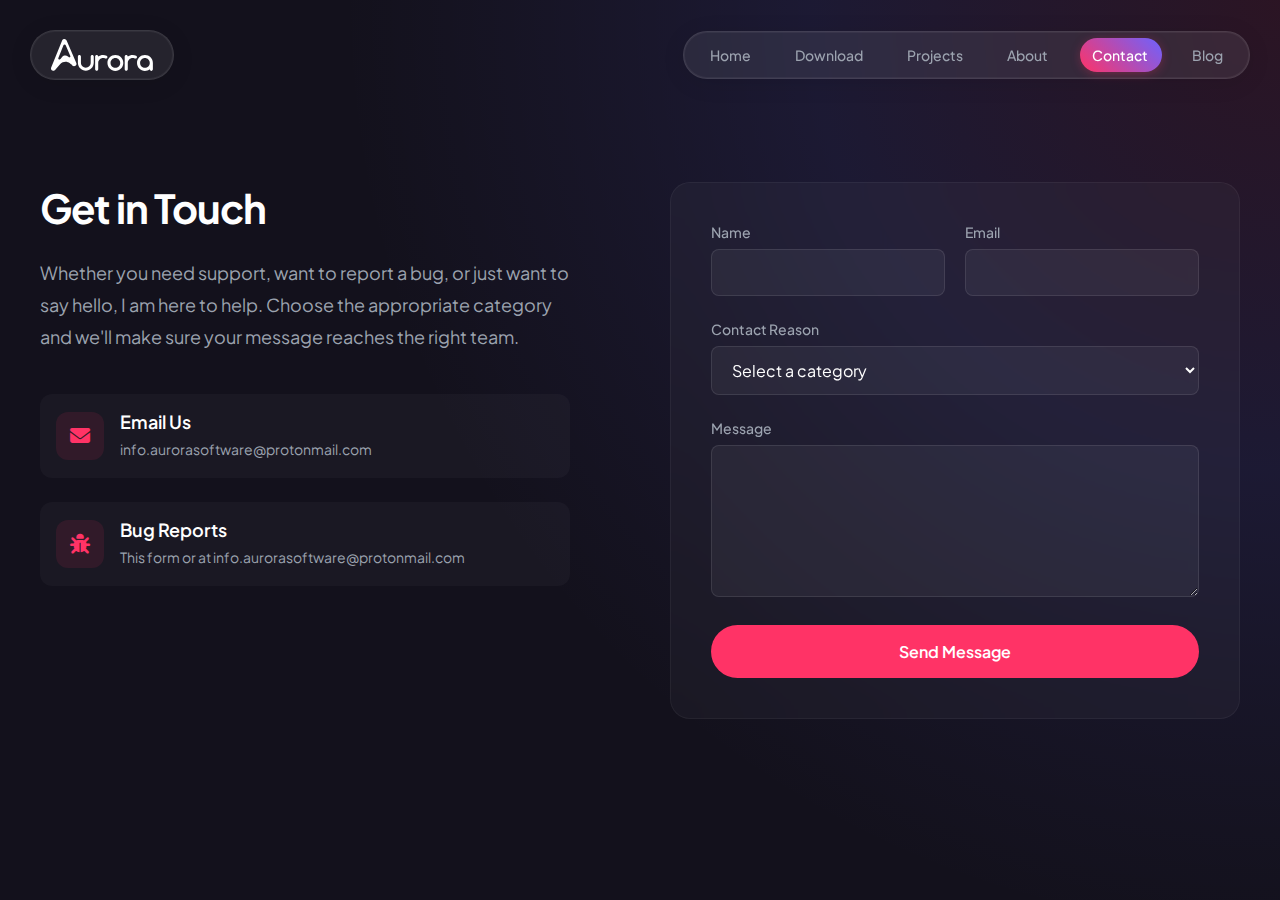
<file: contact.html>
<!DOCTYPE html>
<html lang="en">
<head>
    <meta charset="UTF-8">
    <meta name="viewport" content="width=device-width, initial-scale=1.0">
    <title>Aurora Software - Contact Us</title>
    <link rel="icon" type="image/png" href="/img/A_pfp.png">
    <link rel="stylesheet" href="https://cdnjs.cloudflare.com/ajax/libs/font-awesome/6.4.0/css/all.min.css">
    <style>
        @import url('https://fonts.googleapis.com/css2?family=Plus+Jakarta+Sans:wght@300;400;500;600;700&display=swap');

        * {
            margin: 0;
            padding: 0;
            box-sizing: border-box;
            font-family: 'Plus Jakarta Sans', sans-serif;
        }

        :root {
            --primary: #FF3366;
            --secondary: #6C63FF;
            --accent: #00F5A0;
            --dark: #13111C;
            --darker: #0C0A13;
            --light: #ffffff;
            --gray: #9CA3AF;
            --success: #10B981;
            --warning: #F59E0B;
            --error: #EF4444;
        }

        body {
            background: var(--dark);
            color: var(--light);
        }

/* Updated Navigation */
nav {
    position: fixed;
    top: 20px;
    left: 50%;
    transform: translateX(-50%);
    width: calc(100% - 40px);
    max-width: 1400px;
    padding: 10px;
    z-index: 1000;
    display: flex;
    justify-content: space-between;
    align-items: center;
    transition: all 0.3s ease;
}

/* Logo Pill */
.logo {
    background: rgba(255, 255, 255, 0.08);
    backdrop-filter: blur(16px);
    border: 1px solid rgba(255, 255, 255, 0.1);
    border-radius: 100px;
    padding: 8px 20px;
    text-decoration: none;
    display: flex;
    align-items: center;
    box-shadow: 
        0 4px 24px -1px rgba(0, 0, 0, 0.1),
        0 0 0 1px rgba(255, 255, 255, 0.05) inset;
    transition: all 0.3s ease;
}

.logo img {
    height: 32px;
    width: auto;
}

/* Navigation Links Pill */
.nav-links {
    background: rgba(255, 255, 255, 0.08);
    backdrop-filter: blur(16px);
    border: 1px solid rgba(255, 255, 255, 0.1);
    border-radius: 100px;
    padding: 6px;
    display: flex;
    gap: 4px;
    position: relative;
    box-shadow: 
        0 4px 24px -1px rgba(0, 0, 0, 0.1),
        0 0 0 1px rgba(255, 255, 255, 0.05) inset;
    transition: all 0.3s ease;
}

        .nav-links a {
            color: var(--gray);
            text-decoration: none;
            font-weight: 500;
            font-size: 14px;
            padding: 8px 20px;
            border-radius: 100px;
            transition: all 0.3s ease;
            position: relative;
            white-space: nowrap;
            z-index: 1;
        }

        /* Active marker */
        .nav-marker {
            position: absolute;
            height: calc(100% - 12px);
            top: 6px;
            left: 6px;
            background: linear-gradient(45deg, var(--primary), var(--secondary));
            border-radius: 100px;
            transition: all 0.3s cubic-bezier(0.4, 0, 0.2, 1);
            box-shadow: 0 2px 12px -2px rgba(255, 51, 102, 0.4);
        }

        /* Hover effect */
        .nav-links a:hover {
            color: var(--light);
        }

        /* Active state */
        .nav-links a.active {
            color: var(--light);
        }

        /* Position the marker based on active link */
        .nav-links a:nth-child(1).active ~ .nav-marker {
            width: 80px;
            transform: translateX(0);
        }

        .nav-links a:nth-child(2).active ~ .nav-marker {
            width: 88px;
            transform: translateX(68px);
        }

        .nav-links a:nth-child(3).active ~ .nav-marker {
            width: 82px;
            transform: translateX(160px);
        }

        .nav-links a:nth-child(4).active ~ .nav-marker {
            width: 72px;
            transform: translateX(246px);
        }

        .nav-links a:nth-child(5).active ~ .nav-marker {
            width: 82px;
            transform: translateX(390px);
        }

        .nav-links a:nth-child(6).active ~ .nav-marker {
            width: 64px;
            transform: translateX(408px);
        }

        /* Scroll Effect - Updated */
nav.scrolled .logo,
nav.scrolled .nav-links {
    background: rgba(255, 255, 255, 0.12);
    border-color: rgba(255, 255, 255, 0.15);
    box-shadow: 
        0 8px 32px -1px rgba(0, 0, 0, 0.15),
        0 0 0 1px rgba(255, 255, 255, 0.08) inset;
}

       /* Enhanced Form Styles */
       .contact-section {
            min-height: 100vh;
            padding: 120px 40px;
            display: flex;
            align-items: center;
            background: radial-gradient(circle at top right, 
                rgba(255, 51, 102, 0.1), 
                rgba(108, 99, 255, 0.1),
                transparent 60%);
        }

        .contact-container {
            max-width: 1200px;
            margin: 0 auto;
            display: grid;
            grid-template-columns: 1fr 1fr;
            gap: 60px;
            animation: slideIn 1s ease-out;
        }

        .contact-info {
            padding-right: 40px;
        }

        .contact-info h1 {
            font-size: 2.5rem;
            font-weight: 700;
            margin-bottom: 1.5rem;
            letter-spacing: -0.025em;
        }

        .contact-info p {
            color: var(--gray);
            font-size: 1.125rem;
            margin-bottom: 2.5rem;
            line-height: 1.8;
        }

        .contact-details {
            display: flex;
            flex-direction: column;
            gap: 1.5rem;
        }

        .contact-item {
            display: flex;
            align-items: center;
            gap: 1rem;
            padding: 1rem;
            background: rgba(255, 255, 255, 0.03);
            border-radius: 12px;
            transition: all 0.3s ease;
        }

        .contact-item:hover {
            background: rgba(255, 255, 255, 0.05);
            transform: translateY(-2px);
        }

        .contact-icon {
            width: 48px;
            height: 48px;
            background: rgba(255, 51, 102, 0.1);
            border-radius: 12px;
            display: flex;
            align-items: center;
            justify-content: center;
            color: var(--primary);
            font-size: 20px;
        }

        .contact-item h4 {
            font-size: 1.125rem;
            font-weight: 600;
            margin-bottom: 0.25rem;
        }

        .contact-item p {
            color: var(--gray);
            font-size: 0.875rem;
            margin: 0;
        }

        .contact-form {
            background: rgba(255, 255, 255, 0.03);
            padding: 2.5rem;
            border-radius: 20px;
            backdrop-filter: blur(20px);
            border: 1px solid rgba(255, 255, 255, 0.05);
        }

        .form-group {
            margin-bottom: 1.5rem;
        }

        .form-group label {
            display: block;
            margin-bottom: 0.5rem;
            color: var(--gray);
            font-size: 0.875rem;
            font-weight: 500;
        }

        .form-group input,
        .form-group textarea,
        .form-group select {
            width: 100%;
            padding: 0.75rem 1rem;
            background: rgba(255, 255, 255, 0.05);
            border: 1px solid rgba(255, 255, 255, 0.1);
            border-radius: 8px;
            color: var(--light);
            font-size: 1rem;
            transition: all 0.3s ease;
        }

        .form-group input:focus,
        .form-group textarea:focus,
        .form-group select:focus {
            outline: none;
            border-color: var(--primary);
            background: rgba(255, 51, 102, 0.05);
        }

        .form-group select option {
            background: var(--darker);
            color: var(--light);
            padding: 0.5rem;
        }

        .dynamic-fields {
            display: none;
            margin-top: 1.25rem;
            padding: 1.25rem;
            background: rgba(255, 255, 255, 0.02);
            border-radius: 8px;
            border: 1px solid rgba(255, 255, 255, 0.05);
        }

        .notification {
            padding: 1rem;
            border-radius: 8px;
            margin-bottom: 1.25rem;
            display: none;
            font-weight: 500;
        }

        .notification.success {
            background: rgba(16, 185, 129, 0.1);
            border: 1px solid var(--success);
            color: var(--success);
        }

        .notification.error {
            background: rgba(239, 68, 68, 0.1);
            border: 1px solid var(--error);
            color: var(--error);
        }

        .submit-btn {
            background: var(--primary);
            color: var(--light);
            padding: 1rem 2rem;
            border: none;
            border-radius: 30px;
            font-weight: 600;
            font-size: 1rem;
            cursor: pointer;
            transition: all 0.3s ease;
            width: 100%;
        }

        .submit-btn:hover {
            transform: translateY(-3px);
            box-shadow: 0 10px 20px rgba(255, 51, 102, 0.2);
        }

        .form-grid {
            display: grid;
            grid-template-columns: 1fr 1fr;
            gap: 1.25rem;
        }

        input[type="file"] {
            padding: 0.5rem;
            font-size: 0.875rem;
        }

        input[type="file"]::file-selector-button {
            background: rgba(255, 255, 255, 0.1);
            border: 1px solid rgba(255, 255, 255, 0.2);
            border-radius: 6px;
            padding: 0.5rem 1rem;
            color: var(--light);
            font-size: 0.875rem;
            cursor: pointer;
            margin-right: 1rem;
            transition: all 0.3s ease;
        }

        input[type="file"]::file-selector-button:hover {
            background: rgba(255, 255, 255, 0.15);
        }

        @keyframes slideIn {
            from {
                opacity: 0;
                transform: translateY(30px);
            }
            to {
                opacity: 1;
                transform: translateY(0);
            }
        }

        @media (max-width: 1024px) {
            .contact-container {
                grid-template-columns: 1fr;
            }
            .contact-info {
                padding-right: 0;
                text-align: center;
            }
            .form-grid {
                grid-template-columns: 1fr;
            }
            .contact-info h1 {
                font-size: 2rem;
            }
        }

        @media (max-width: 768px) {
            .contact-section {
                padding: 100px 20px;
            }
            nav {
                padding: 10px 20px;
            }
        }

        @media (max-width: 480px) {
            .contact-info h1 {
                font-size: 1.75rem;
            }
            .contact-form {
                padding: 1.5rem;
            }
        }

        /* Enhanced Mobile Navigation Styles */
.mobile-menu-toggle {
    display: none;
    background: rgba(255, 255, 255, 0.08);
    backdrop-filter: blur(16px);
    border: 1px solid rgba(255, 255, 255, 0.1);
    color: var(--light);
    font-size: 20px;
    cursor: pointer;
    padding: 8px 12px;
    border-radius: 12px;
    transition: all 0.3s ease;
}

.mobile-menu-toggle:hover {
    background: rgba(255, 255, 255, 0.12);
}

.mobile-menu-toggle i {
    transition: transform 0.3s ease;
}

.mobile-menu-toggle.active i {
    transform: rotate(90deg);
}

@media (max-width: 1024px) {
    .mobile-menu-toggle {
        display: flex;
        align-items: center;
        justify-content: center;
    }

    .nav-links {
        display: block;
        position: fixed;
        top: -100%;
        left: 0;
        right: 0;
        background: rgba(19, 17, 28, 0.95);
        backdrop-filter: blur(20px);
        padding: 80px 20px 30px;
        transition: all 0.5s cubic-bezier(0.4, 0, 0.2, 1);
        opacity: 0;
        visibility: hidden;
        border-bottom: 1px solid rgba(255, 255, 255, 0.05);
        box-shadow: 0 4px 30px rgba(0, 0, 0, 0.3);
    }

    .nav-links.active {
        top: 0;
        opacity: 1;
        visibility: visible;
    }

    .nav-links a {
        display: flex;
        align-items: center;
        padding: 16px 24px;
        margin: 8px 0;
        background: rgba(255, 255, 255, 0.03);
        border: 1px solid rgba(255, 255, 255, 0.05);
        border-radius: 16px;
        transition: all 0.3s ease;
        transform: translateX(-20px);
        opacity: 0;
    }

    .nav-links.active a {
        transform: translateX(0);
        opacity: 1;
    }

    .nav-links a:nth-child(1) { transition-delay: 0.1s; }
    .nav-links a:nth-child(2) { transition-delay: 0.15s; }
    .nav-links a:nth-child(3) { transition-delay: 0.2s; }
    .nav-links a:nth-child(4) { transition-delay: 0.25s; }
    .nav-links a:nth-child(5) { transition-delay: 0.3s; }
    .nav-links a:nth-child(6) { transition-delay: 0.35s; }

    .nav-links a:hover {
        background: rgba(255, 255, 255, 0.06);
        transform: translateX(5px);
    }

    .nav-links a.active {
        background: linear-gradient(45deg, rgba(255, 51, 102, 0.1), rgba(108, 99, 255, 0.1));
        border-color: rgba(255, 51, 102, 0.2);
    }

    .nav-links a::before {
        content: '';
        width: 6px;
        height: 6px;
        background: var(--primary);
        border-radius: 50%;
        margin-right: 12px;
        opacity: 0;
        transform: scale(0);
        transition: all 0.3s ease;
    }

    .nav-links a:hover::before,
    .nav-links a.active::before {
        opacity: 1;
        transform: scale(1);
    }

    .nav-marker {
        display: none;
    }
}
    </style>
</head>
<body>
    <!-- Navigation -->
    <nav>
        <a href="index.html" class="logo">
            <img src="img/Aurora_modern.svg" alt="Aurora Logo">
        </a>

        <button class="mobile-menu-toggle">
            <i class="fas fa-bars"></i>
        </button>
        
        <div class="nav-links">
            <a href="index.html">Home</a>
            <a href="download.html">Download</a>
            <a href="projects.html">Projects</a>
            <a href="about.html">About</a>
            <a href="contact.html" class="active">Contact</a>
            <a href="blog.html">Blog</a>
            <div class="nav-marker"></div>
        </div>
    </nav>
    <section class="contact-section">
        <div class="contact-container">
            <div class="contact-info">
                <h1>Get in Touch</h1>
                <p>Whether you need support, want to report a bug, or just want to say hello, I am here to help. Choose the appropriate category and we'll make sure your message reaches the right team.</p>
                <div class="contact-details">
                    <div class="contact-item">
                        <div class="contact-icon">
                            <i class="fas fa-envelope"></i>
                        </div>
                        <div>
                            <h4>Email Us</h4>
                            <p>info.aurorasoftware@protonmail.com</p>
                        </div>
                    </div>
                    <div class="contact-item">
                        <div class="contact-icon">
                            <i class="fas fa-bug"></i>
                        </div>
                        <div>
                            <h4>Bug Reports</h4>
                            <p>This form or at info.aurorasoftware@protonmail.com</p>
                        </div>
                    </div>
                </div>
            </div>
            <div class="contact-form">
                <div id="notification" class="notification"></div>
                    <form id="contactForm" action="https://api.web3forms.com/submit" method="POST" enctype="multipart/form-data">
                        <input type="hidden" name="access_key" value="8a634299-3efa-4759-94fa-0a224479257c">
                        <div class="form-grid">
                        <div class="form-group">
                            <label for="name">Name</label>
                            <input type="text" id="name" name="name" required>
                        </div>
                        <div class="form-group">
                            <label for="email">Email</label>
                            <input type="email" id="email" name="email" required>
                        </div>
                    </div>
                    <div class="form-group">
                        <label for="category">Contact Reason</label>
                        <select id="category" name="category" required>
                            <option value="">Select a category</option>
                            <option value="general">General Inquiry</option>
                            <option value="bug">Report a Bug</option>
                            <option value="feature">Feature Request</option>
                            <option value="support">Technical Support</option>
                        </select>
                    </div>

                    <!-- Dynamic fields for bug reports -->
                    <div id="bugFields" class="dynamic-fields">
                        <div class="form-group">
                            <label for="product">Product</label>
                            <select id="product" name="product">
                                <option value="aurora-music">Aurora Music</option>
                                <option value="aurora-website">Aurora Software Website</option>
                            </select>
                        </div>
                        <div class="form-group">
                            <label for="version">Software Version (if applicable)</label>
                            <input type="text" id="version" name="version" placeholder="e.g., 0.0.80">
                        </div>
                        <div class="form-group">
                            <label for="os">Operating System</label>
                            <select id="os" name="os">
                                <option value="Android">Android</option>
                                </select>
                        </div>
                        <div class="form-group">
                            <label for="reproducible">Steps to Reproduce</label>
                            <textarea id="reproducible" name="reproducible" rows="4" placeholder="1. Open the app&#10;2. Click on..."></textarea>
                        </div>
                    </div>

                    <!-- Dynamic fields for feature requests -->
                    <div id="featureFields" class="dynamic-fields">
                        <div class="form-group">
                            <label for="product-feature">Product</label>
                            <select id="product-feature" name="product-feature">
                                <option value="aurora-music">Aurora Music</option>
                                <option value="aurora-website">Aurora Software Website</option>
                            </select>
                        </div>
                        <div class="form-group">
                            <label for="feature-description">Feature Description</label>
                            <textarea id="feature-description" name="feature-description" rows="4" placeholder="Describe the feature you'd like to see..."></textarea>
                        </div>
                    </div>

                    <div class="form-group">
                        <label for="message">Message</label>
                        <textarea id="message" name="message" rows="6" required></textarea>
                    </div>
                    <input type="hidden" name="recaptcha_response" id="recaptchaResponse">
                    <button type="submit" class="submit-btn">Send Message</button>
                </form>
            </div>
        </div>
    </section>

    <script>
        // Form category handling
        document.getElementById('category').addEventListener('change', function() {
            const bugFields = document.getElementById('bugFields');
            const featureFields = document.getElementById('featureFields');
            
            bugFields.style.display = 'none';
            featureFields.style.display = 'none';
            
            if (this.value === 'bug') {
                bugFields.style.display = 'block';
            } else if (this.value === 'feature') {
                featureFields.style.display = 'block';
            }
        });

        // Form submission handling
        document.getElementById('contactForm').addEventListener('submit', async (e) => {
    e.preventDefault();
    const form = e.target;
    const submitButton = form.querySelector('button[type="submit"]');
    const notification = document.getElementById('notification');
    
    submitButton.disabled = true;
    submitButton.textContent = 'Sending...';
    
    try {
        const formData = new FormData(form);
        const response = await fetch(form.action, {
            method: 'POST',
            body: formData
        });
        
        const result = await response.json();
        
        if (response.ok) {
            showNotification('success', 'Thank you for your message. We will get back to you soon!');
            form.reset();
            document.getElementById('bugFields').style.display = 'none';
            document.getElementById('featureFields').style.display = 'none';
        } else {
            throw new Error(result.message || 'Form submission failed');
        }
    } catch (error) {
        showNotification('error', 'There was an error sending your message. Please try again.');
        console.error('Form submission error:', error);
    } finally {
        submitButton.disabled = false;
        submitButton.textContent = 'Send Message';
    }
});


        // Notification helper
        function showNotification(type, message) {
            const notification = document.getElementById('notification');
            notification.className = `notification ${type}`;
            notification.textContent = message;
            notification.style.display = 'block';
            
            setTimeout(() => {
                notification.style.display = 'none';
            }, 5000);
        }

        // Navbar scroll effect
        window.addEventListener('scroll', () => {
            const nav = document.querySelector('nav');
            if (window.scrollY > 100) {
                nav.classList.add('scrolled');
            } else {
                nav.classList.remove('scrolled');
            }
        });

        const mobileMenuToggle = document.querySelector('.mobile-menu-toggle');
const navLinks = document.querySelector('.nav-links');
let isMenuOpen = false;

mobileMenuToggle.addEventListener('click', () => {
    isMenuOpen = !isMenuOpen;
    mobileMenuToggle.classList.toggle('active');
    navLinks.classList.toggle('active');
    
    // Prevent body scroll when menu is open
    document.body.style.overflow = isMenuOpen ? 'hidden' : '';
});

// Close menu when clicking a link
document.querySelectorAll('.nav-links a').forEach(link => {
    link.addEventListener('click', () => {
        isMenuOpen = false;
        mobileMenuToggle.classList.remove('active');
        navLinks.classList.remove('active');
        document.body.style.overflow = '';
    });
});

// Close menu when clicking outside
document.addEventListener('click', (e) => {
    if (isMenuOpen && !e.target.closest('nav')) {
        isMenuOpen = false;
        mobileMenuToggle.classList.remove('active');
        navLinks.classList.remove('active');
        document.body.style.overflow = '';
    }
});
    </script>
</body>
</html>
</file>
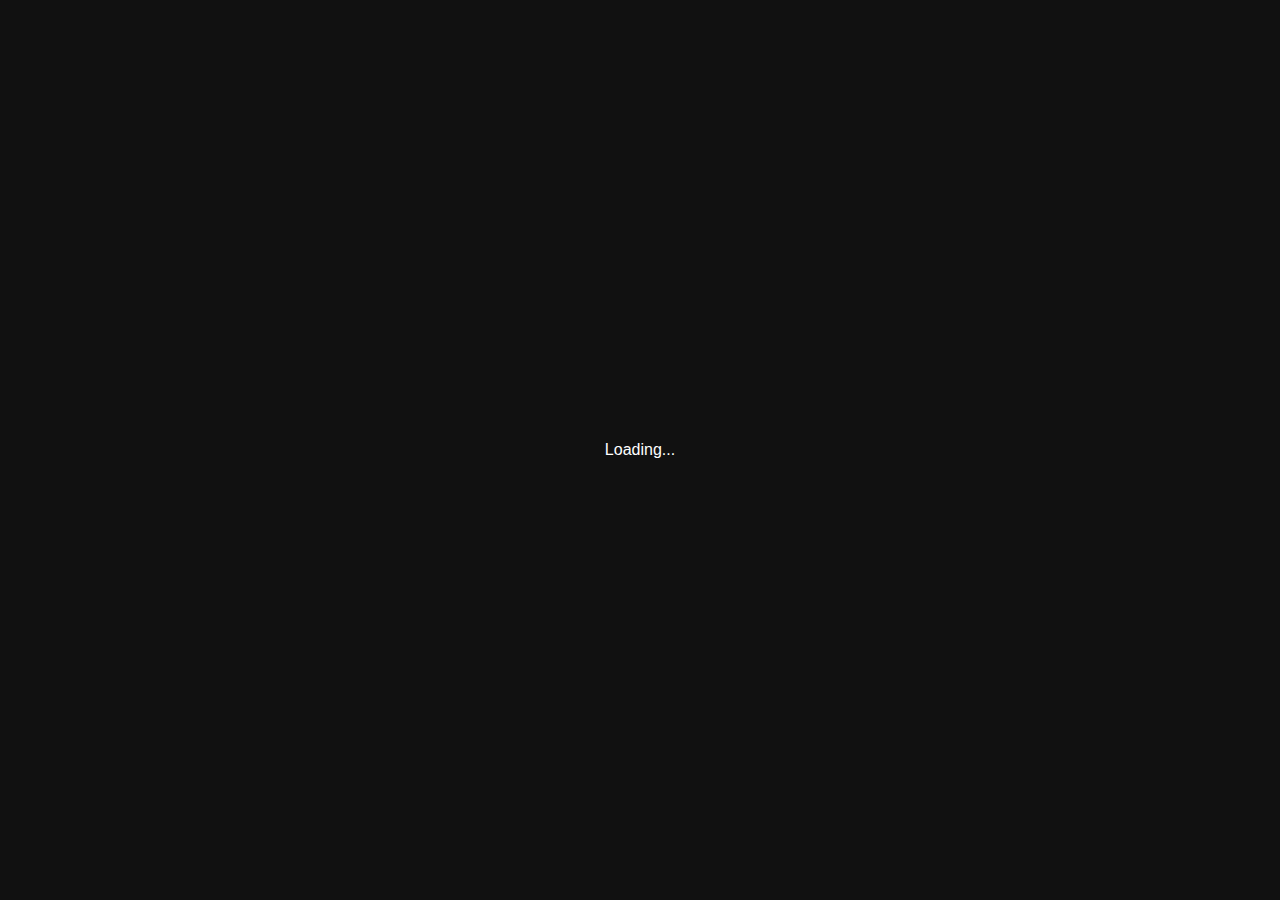
<file: random.html>
<!DOCTYPE html>
<html lang="en">
<head>
    <meta charset="UTF-8">
    <meta name="viewport" content="width=device-width, initial-scale=1.0">
    <title>Awwwards Style Website</title>
    <style>
        body {
            margin: 0;
            font-family: Arial, sans-serif;
            overflow: hidden;
        }

        #loader {
            position: fixed;
            top: 0;
            left: 0;
            width: 100%;
            height: 100%;
            background-color: #111;
            color: #fff;
            display: flex;
            justify-content: center;
            align-items: center;
            z-index: 1000;
            transition: opacity 0.5s ease, visibility 0.5s;
        }

        #loader.hidden {
            opacity: 0;
            visibility: hidden;
        }

        .content {
            height: 100vh;
            display: flex;
            flex-direction: column;
            align-items: center;
            justify-content: center;
            background: linear-gradient(135deg, #ff7eb3, #ff758c);
            color: #fff;
            text-align: center;
            transition: transform 0.8s cubic-bezier(0.2, 1, 0.3, 1);
        }

        .content h1 {
            font-size: 4rem;
            margin: 0;
        }

        .content p {
            font-size: 1.5rem;
        }

        .page {
            position: relative;
            scroll-snap-type: y mandatory;
            overflow-y: scroll;
            height: 100vh;
        }

        .section {
            height: 100vh;
            scroll-snap-align: start;
            display: flex;
            justify-content: center;
            align-items: center;
        }

        .section:nth-child(odd) {
            background-color: #282828;
            color: #fff;
        }

        .section:nth-child(even) {
            background-color: #f4f4f4;
            color: #111;
        }
    </style>
</head>
<body>
    <div id="loader">
        <div>Loading...</div>
    </div>
    <div class="page">
        <div class="content section">
            <h1>Welcome</h1>
            <p>Scroll down to explore.</p>
        </div>
        <div class="section">
            <h2>Section 1</h2>
            <p>This is the first section.</p>
        </div>
        <div class="section">
            <h2>Section 2</h2>
            <p>This is the second section.</p>
        </div>
        <div class="section">
            <h2>Section 3</h2>
            <p>This is the third section.</p>
        </div>
    </div>
    <script>
        // Loader functionality
        window.addEventListener('load', () => {
            const loader = document.getElementById('loader');
            setTimeout(() => loader.classList.add('hidden'), 1000);
        });
    </script>
</body>
</html>
</file>
